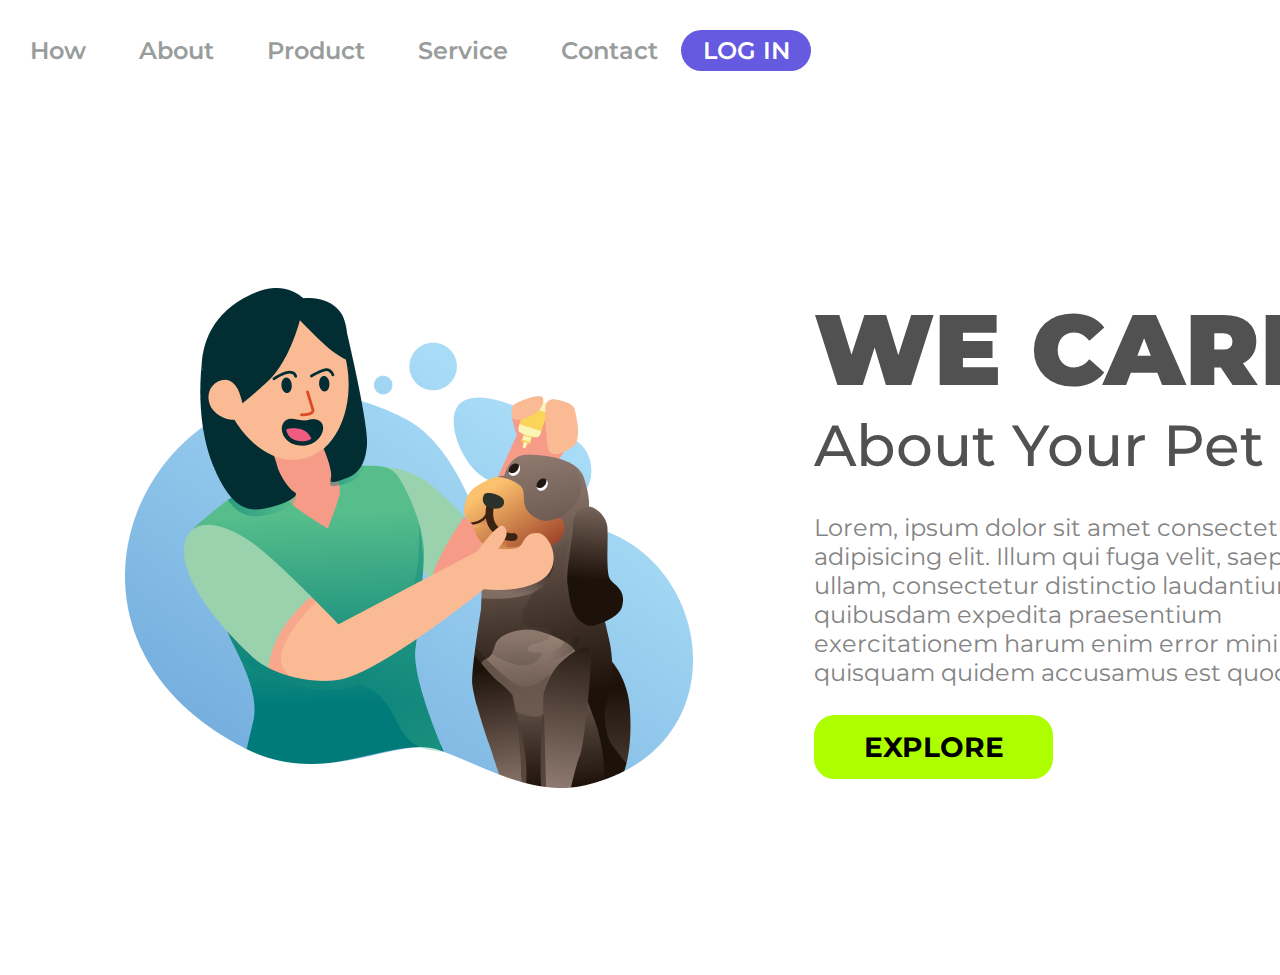
<file: index.html>
<!DOCTYPE html>
<html lang="en">
<head>
    <meta charset="UTF-8">
    <meta name="viewport" content="width=device-width, initial-scale=1.0">
    <link  rel="stylesheet" href="./Pet.css">
    <link rel="preconnect" href="https://fonts.googleapis.com">
    <link rel="preconnect" href="https://fonts.gstatic.com" crossorigin>
    <link href="https://fonts.googleapis.com/css2?family=Montserrat:wght@400;500;600;700;900&display=swap" rel="stylesheet">

    <title>Abou Your Pet</title>

</head>

<body>
<header>
    <a>How</a>
    <a>About</a>
    <a>Product</a>
    <a>Service</a>
    <a>Contact</a>

    <button class="button-header">LOG IN</button>

</header>

<main>
<img src="./img/we.care.png" alt="mulher-com-cachorro">

<div>
    <h1>WE CARE</h1>
    <h2>About Your Pet</h2>
    <p>Lorem, ipsum dolor sit amet consectetur adipisicing elit. Illum qui fuga velit, saepe ullam, consectetur distinctio laudantium quibusdam expedita praesentium exercitationem harum enim error minima quisquam quidem accusamus est quod!    </p>

<button class="button-div">EXPLORE</button>
</div>


</main>


    
</body>
</html>
</file>
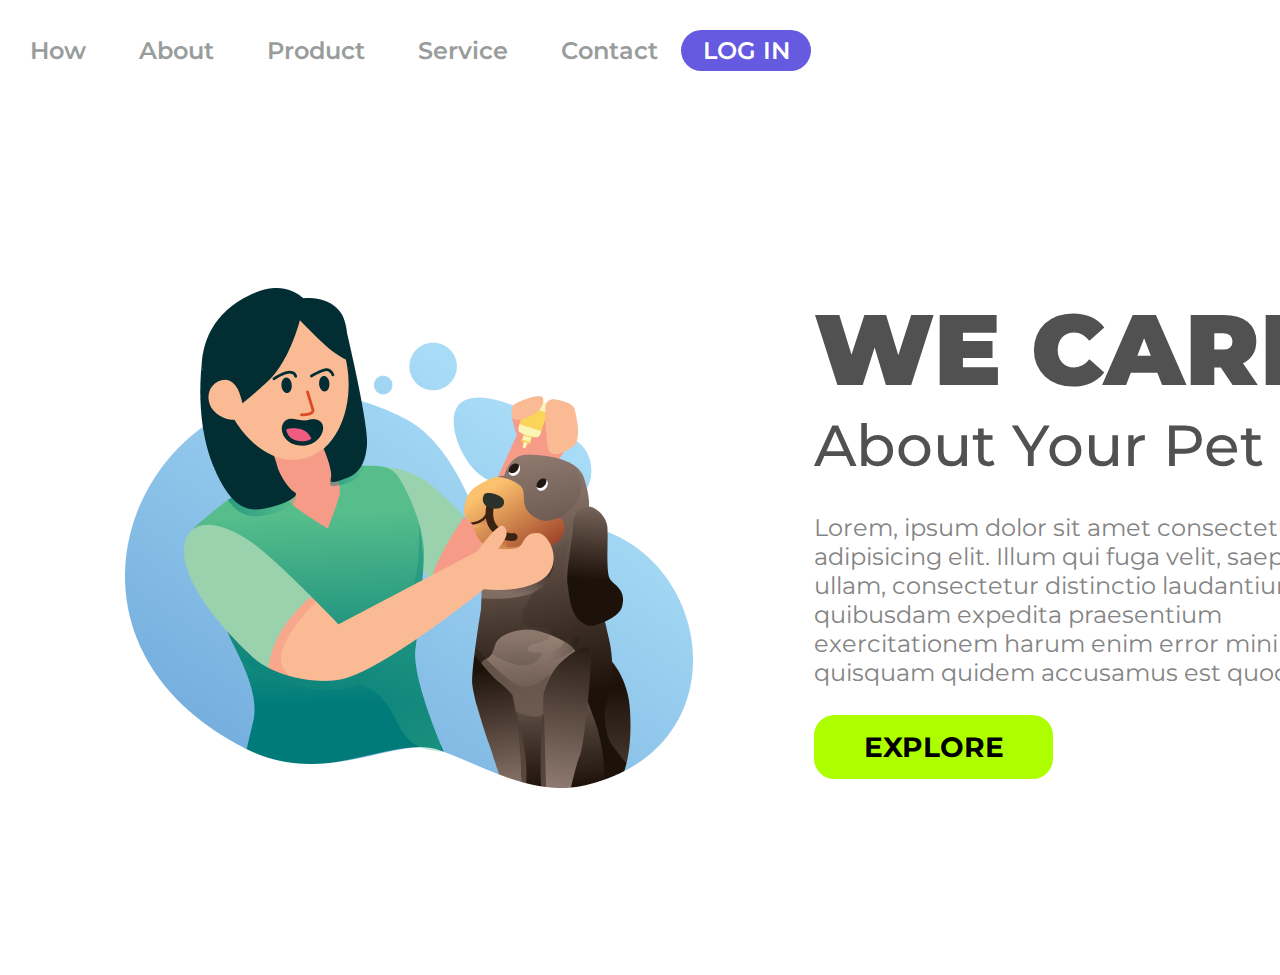
<file: index3.html>
<!DOCTYPE html>
<html lang="en">
<head>
    <meta charset="UTF-8">
    <meta name="viewport" content="width=device-width, initial-scale=1.0">
    <link  rel="stylesheet" href="./Pet.css">
    <link rel="preconnect" href="https://fonts.googleapis.com">
    <link rel="preconnect" href="https://fonts.gstatic.com" crossorigin>
    <link href="https://fonts.googleapis.com/css2?family=Montserrat:wght@400;500;600;700;900&display=swap" rel="stylesheet">

    <title>PET</title>

</head>

<body>
<header>
    <a>How</a>
    <a>About</a>
    <a>Product</a>
    <a>Service</a>
    <a>Contact</a>

    <button class="button-header">LOG IN</button>

</header>

<main>
<img src="./img/we.care.png" alt="mulher-com-cachorro">

<div>
    <h1>WE CARE</h1>
    <h2>About Your Pet</h2>
    <p>Lorem, ipsum dolor sit amet consectetur adipisicing elit. Illum qui fuga velit, saepe ullam, consectetur distinctio laudantium quibusdam expedita praesentium exercitationem harum enim error minima quisquam quidem accusamus est quod!    </p>

<button class="button-div">EXPLORE</button>
</div>


</main>


    
</body>
</html>
</file>
<file: Pet.css>
* {
    font-family: 'Montserrat', sans-serif;
    margin: 0;
    padding: 0;
    box-sizing: border-box;
}

header {
    font-size: 24px;
    font-style: normal;
    font-weight: 600;
    line-height: normal;
    color: #989d9c;
    cursor: pointer;
    display: block;
    margin-top: 30px;
   

}

a {
    margin: 44px 16px 0 30px;
    

}

img {
    width: 568px;
    height: 500px;
    margin: 217px 747px 183px 125px;
   

    
}
 
h1 {
    font-size: 100px;
    font-style: normal;
    font-weight: 900;
    line-height: normal;
    color: #515151;

}

div {   
    display: inline-block;
    position: absolute;
    margin-top: 217px;
    margin-left: -626px;
}

h2 {
    font-size: 58px;
    font-style: normal;
    font-weight: 500;
    line-height: normal;
    color: #515151;
}   

p {
    font-size: 24px;
    font-style: normal;
    font-weight: 400;
    line-height: normal;
    color: #848484;
    width: 515px;
    height: 87px; 
    margin-top: 32px;
}

main {
    display: inline-block;
}

.button-header {
    font-size: 24px;
    font-style: normal;
    font-weight: 600;
    line-height: normal;
    color: #FFF;
    width: 130px;
    height: 41px;
    background: #665AE1;
    border-radius: 20.5px;
    cursor: pointer;
    border: none;
}

.button-div {
    font-size: 28px;
    font-style: normal;
    font-weight: 700;
    line-height: normal;
    color: #000;
    width: 239px;
    height: 64px;   
    background: #adff00;
    border-radius: 20.5px;
    border: none;
    cursor: pointer;
    margin-top: 115px;
}

a:hover { 
    opacity: .8;
}

.button-div:hover {
    opacity: .8;
}

.button-div:active {
    opacity: 0.16;
}

@media screen and (max-width:840px) {

    header {
        display: none;
    }

    div {
        position: static;
        display: block;
        margin: 24.05px 63px 0 64px;

    }

    p {
        display: none;
    }

    h1 {
        width: 276px;
        height: 59px;
        font-size: 53px;
        font-weight: 1000;
    }


    .button-div {
        width: 223px;
        height: 56px;
        margin-top: 14px;
        margin-left: 26px;
        
    }

    img {
        width: 354px;
        height: 317px;
        margin: 149px 22px 0 14px;
    }   

    h2 {
        font-size: 30px;
        font-weight: 500;
        margin-left: 20px;
    }

}
</file>
